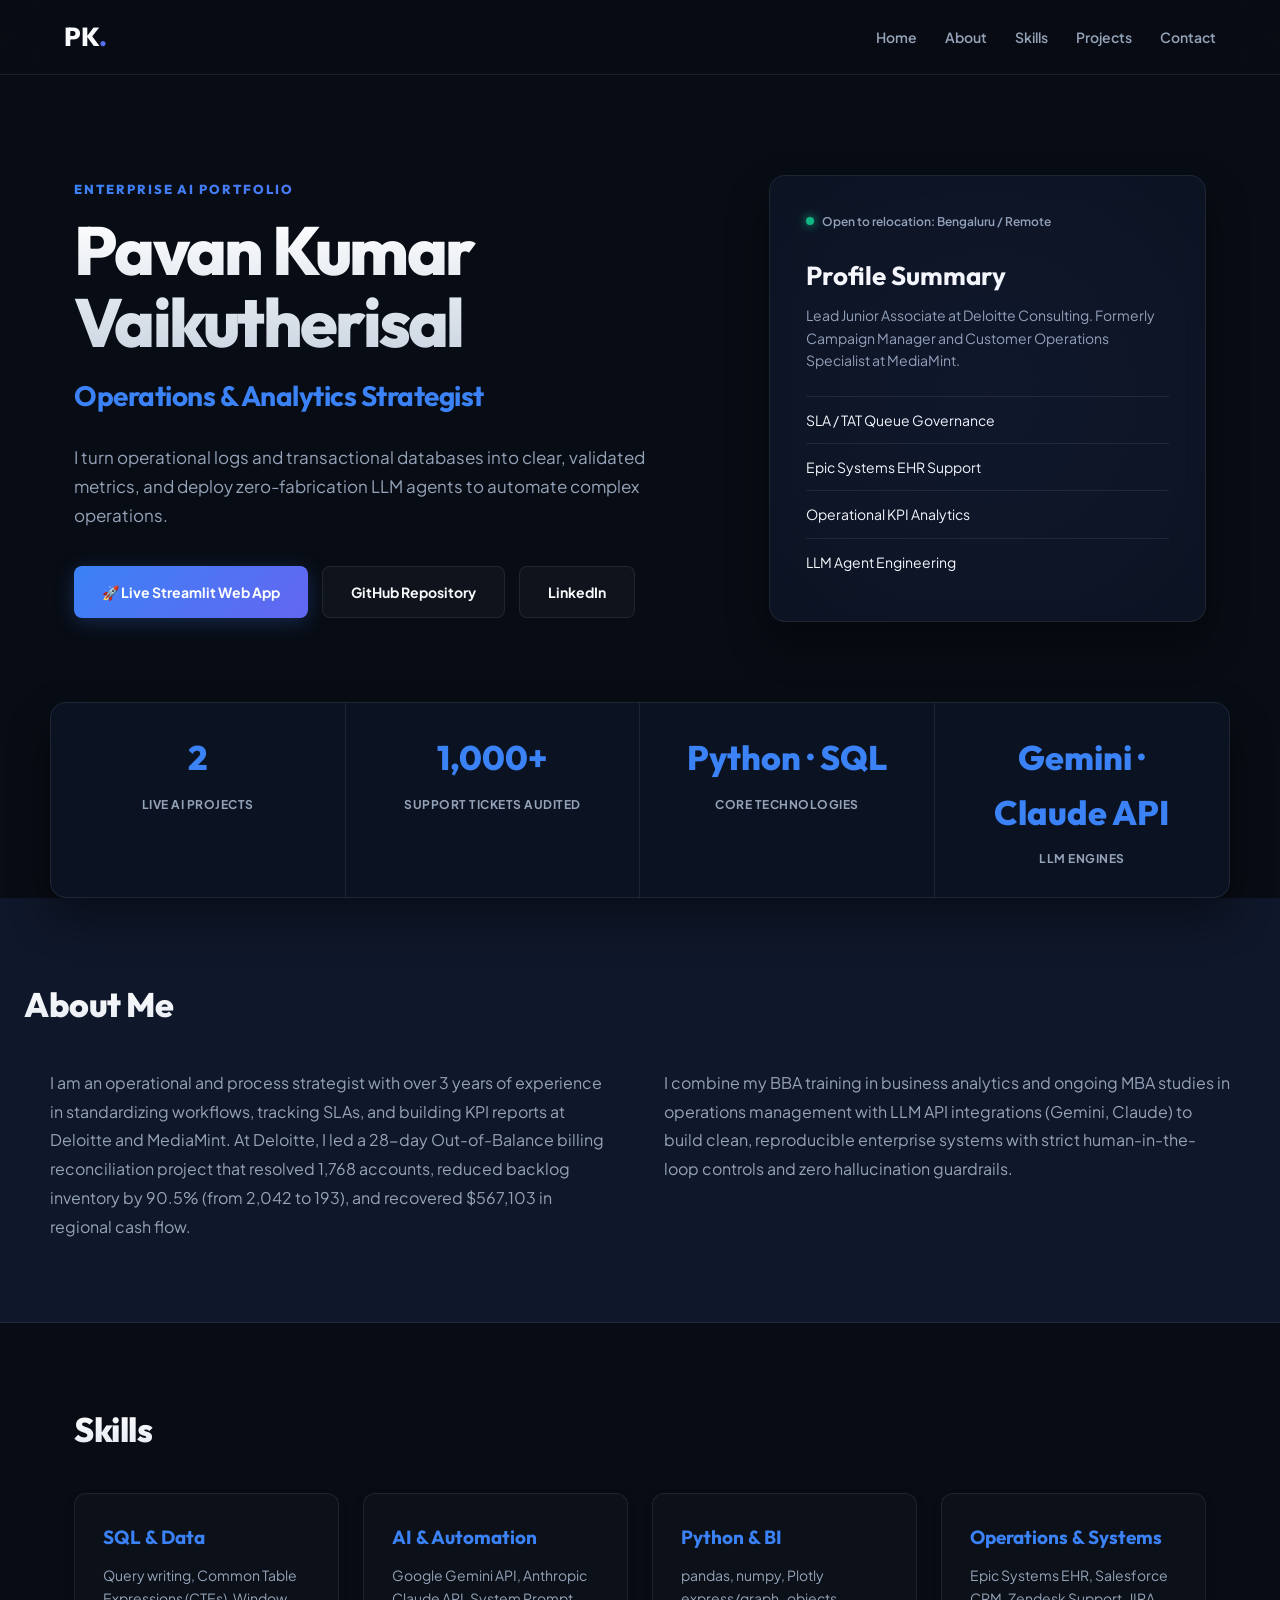
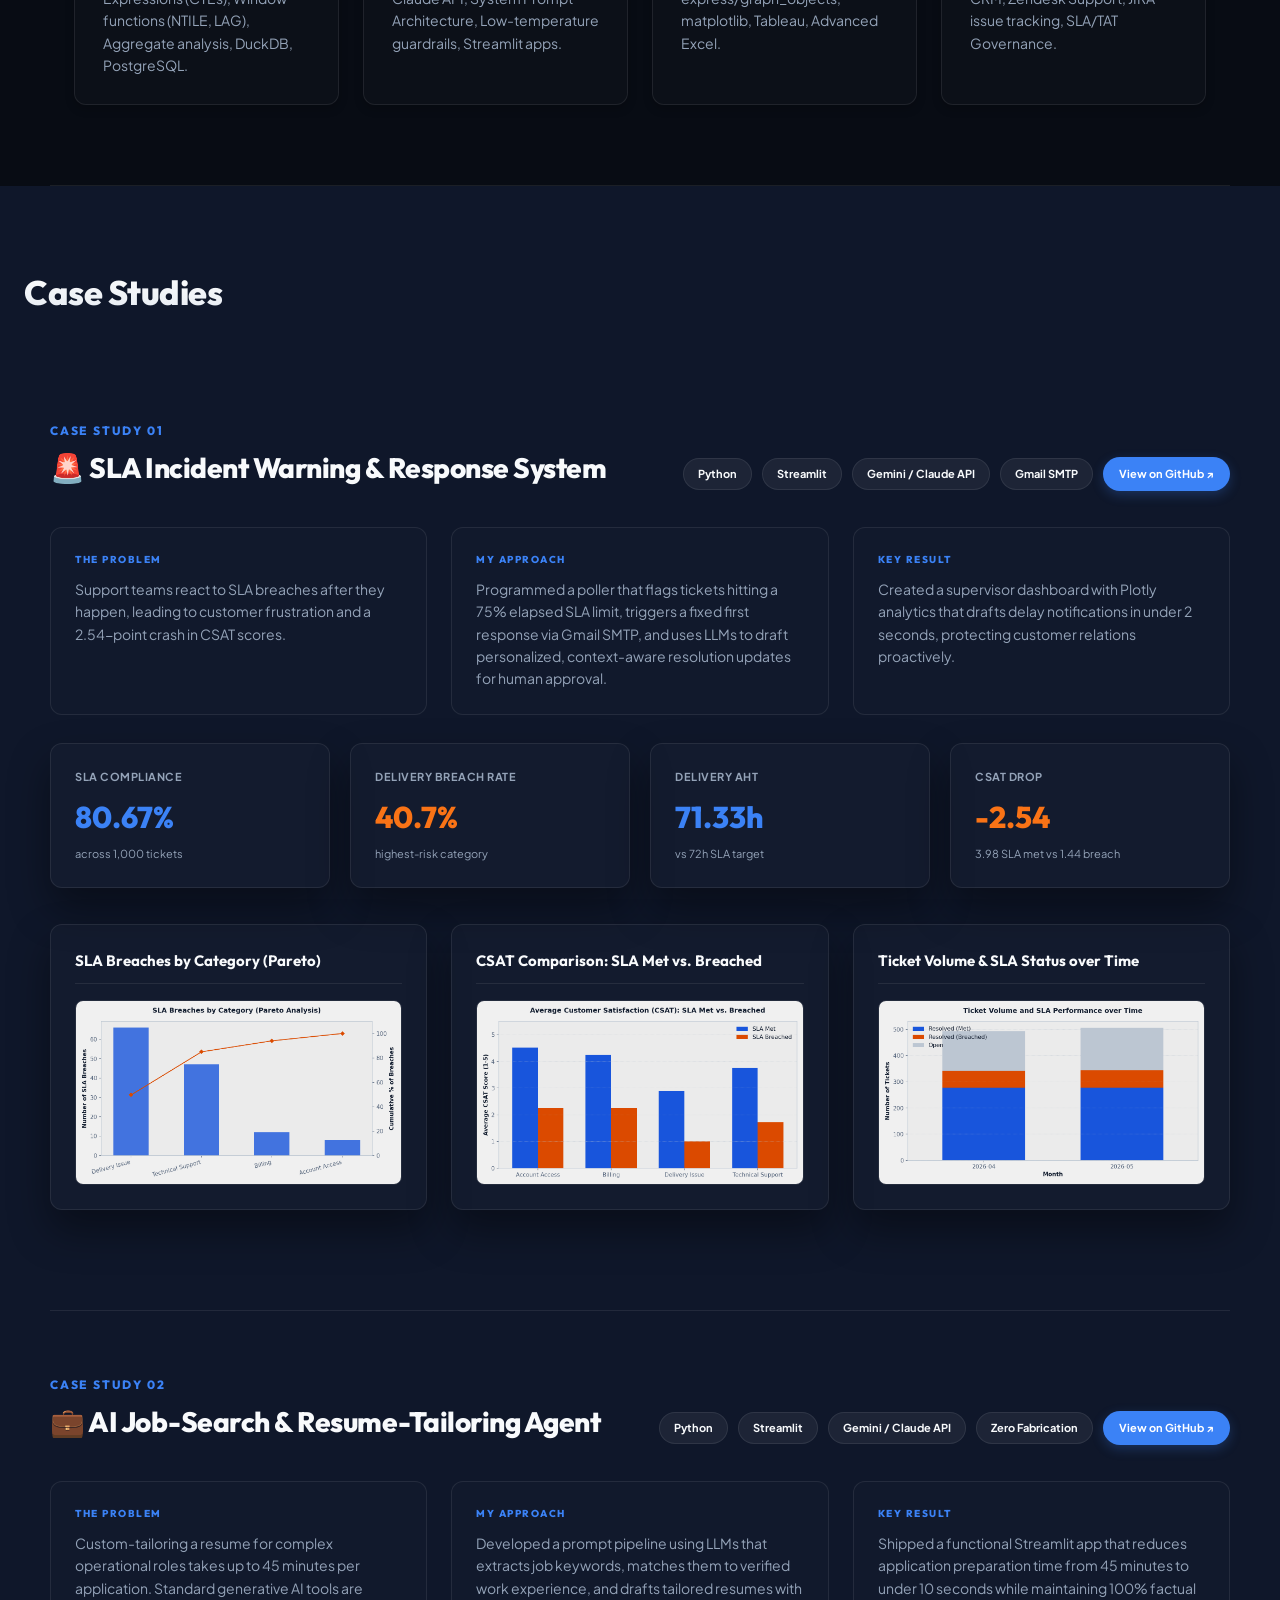
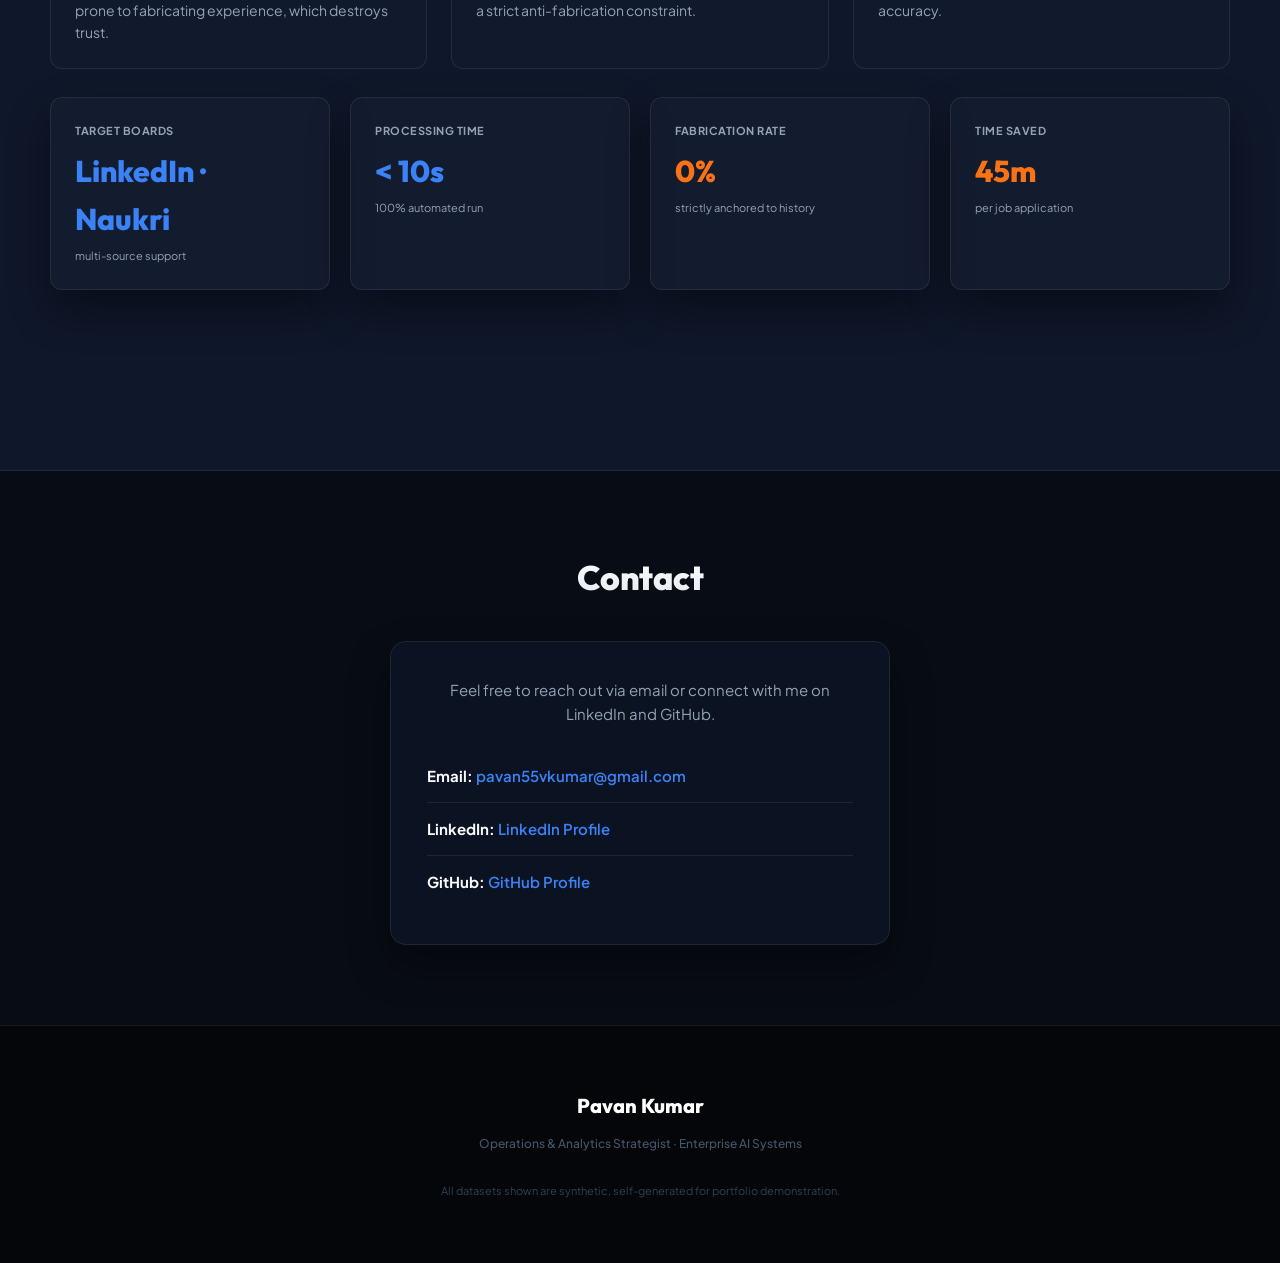
<file: index.html>
<!doctype html>
<html lang="en">
<head>
  <meta charset="utf-8">
  <meta name="viewport" content="width=device-width, initial-scale=1">
  <title>Pavan Kumar Vaikutherisal | Enterprise AI &amp; Operations Portfolio</title>
  <meta name="description" content="Portfolio of Pavan Kumar Vaikutherisal showcasing Enterprise AI and Business Operations projects in SLA incident management and automated job agent profiling.">
  <link rel="stylesheet" href="styles.css">
</head>
<body>
  <!-- NAVIGATION -->
  <header class="site-header" id="site-header">
    <a class="brand" href="#home">PK<span>.</span></a>
    <nav aria-label="Primary navigation">
      <a href="#home">Home</a>
      <a href="#about">About</a>
      <a href="#skills">Skills</a>
      <a href="#projects">Projects</a>
      <a href="#contact">Contact</a>
    </nav>
  </header>

  <main>
    <!-- HERO SECTION -->
    <section class="hero" id="home">
      <div class="hero-copy">
        <p class="eyebrow">ENTERPRISE AI PORTFOLIO</p>
        <h1>Pavan Kumar Vaikutherisal</h1>
        <p class="hero-title">Operations &amp; Analytics Strategist</p>
        <p class="hero-text">
          I turn operational logs and transactional databases into clear, validated metrics, 
          and deploy zero-fabrication LLM agents to automate complex operations.
        </p>
        <div class="hero-actions">
          <a class="button primary" href="https://enterprise-analytics-portfolio-nsbdpzsq8qyra3tqxs7swa.streamlit.app/" target="_blank" rel="noopener" id="btn-streamlit">🚀 Live Streamlit Web App</a>
          <a class="button secondary" href="https://github.com/pavan55vkumar-afk/Enterprise-Analytics-Portfolio" target="_blank" rel="noopener" id="btn-github">GitHub Repository</a>
          <a class="button secondary" href="https://www.linkedin.com/in/pavankumarv55/" target="_blank" rel="noopener" id="btn-linkedin">LinkedIn</a>
        </div>
      </div>
      <aside class="profile-card" id="profile-card">
        <div>
          <span class="status-dot"></span>
          <span>Open to relocation: Bengaluru / Remote</span>
        </div>
        <h2>Profile Summary</h2>
        <p>Lead Junior Associate at Deloitte Consulting. Formerly Campaign Manager and Customer Operations Specialist at MediaMint.</p>
        <ul>
          <li>SLA / TAT Queue Governance</li>
          <li>Epic Systems EHR Support</li>
          <li>Operational KPI Analytics</li>
          <li>LLM Agent Engineering</li>
        </ul>
      </aside>
    </section>

    <!-- PORTFOLIO SUMMARY STATS -->
    <section class="portfolio-summary" aria-label="Portfolio summary" id="portfolio-summary">
      <article><strong>2</strong><span>Live AI Projects</span></article>
      <article><strong>1,000+</strong><span>Support Tickets Audited</span></article>
      <article><strong>Python · SQL</strong><span>Core Technologies</span></article>
      <article><strong>Gemini · Claude API</strong><span>LLM Engines</span></article>
    </section>

    <!-- ABOUT SECTION -->
    <section class="about-section" id="about">
      <h2>About Me</h2>
      <div class="about-content">
        <p>
          I am an operational and process strategist with over 3 years of experience in standardizing workflows, tracking SLAs, 
          and building KPI reports at Deloitte and MediaMint. At Deloitte, I led a 28-day Out-of-Balance billing reconciliation project 
          that resolved 1,768 accounts, reduced backlog inventory by 90.5% (from 2,042 to 193), and recovered $567,103 in regional cash flow.
        </p>
        <p>
          I combine my BBA training in business analytics and ongoing MBA studies in operations management with LLM API integrations (Gemini, Claude) 
          to build clean, reproducible enterprise systems with strict human-in-the-loop controls and zero hallucination guardrails.
        </p>
      </div>
    </section>

    <!-- SKILLS SECTION -->
    <section class="skills-section" id="skills">
      <h2>Skills</h2>
      <div class="skills-grid-layout">
        <div class="skills-group">
          <h3>SQL &amp; Data</h3>
          <p>Query writing, Common Table Expressions (CTEs), Window functions (NTILE, LAG), Aggregate analysis, DuckDB, PostgreSQL.</p>
        </div>
        <div class="skills-group">
          <h3>AI &amp; Automation</h3>
          <p>Google Gemini API, Anthropic Claude API, System Prompt Architecture, Low-temperature guardrails, Streamlit apps.</p>
        </div>
        <div class="skills-group">
          <h3>Python &amp; BI</h3>
          <p>pandas, numpy, Plotly express/graph_objects, matplotlib, Tableau, Advanced Excel.</p>
        </div>
        <div class="skills-group">
          <h3>Operations &amp; Systems</h3>
          <p>Epic Systems EHR, Salesforce CRM, Zendesk Support, JIRA issue tracking, SLA/TAT Governance.</p>
        </div>
      </div>
    </section>

    <!-- PROJECTS SECTION -->
    <section class="projects-section" id="projects">
      <h2>Case Studies</h2>

      <!-- CASE STUDY 1 -->
      <div class="case-study" id="case-sla">
        <div class="case-heading">
          <div>
            <p class="case-number">CASE STUDY 01</p>
            <h3>🚨 SLA Incident Warning &amp; Response System</h3>
          </div>
          <div class="tool-tags">
            <span>Python</span><span>Streamlit</span><span>Gemini / Claude API</span><span>Gmail SMTP</span>
            <a class="github-project-link" href="https://github.com/pavan55vkumar-afk/Enterprise-Analytics-Portfolio/tree/main/project_1_operations_rca" target="_blank" rel="noopener" id="github-link-p1">View on GitHub ↗</a>
          </div>
        </div>

        <div class="story-grid">
          <article class="story-card">
            <span class="story-label">THE PROBLEM</span>
            <p>Support teams react to SLA breaches after they happen, leading to customer frustration and a 2.54-point crash in CSAT scores.</p>
          </article>
          <article class="story-card">
            <span class="story-label">MY APPROACH</span>
            <p>Programmed a poller that flags tickets hitting a 75% elapsed SLA limit, triggers a fixed first response via Gmail SMTP, and uses LLMs to draft personalized, context-aware resolution updates for human approval.</p>
          </article>
          <article class="story-card">
            <span class="story-label">KEY RESULT</span>
            <p>Created a supervisor dashboard with Plotly analytics that drafts delay notifications in under 2 seconds, protecting customer relations proactively.</p>
          </article>
        </div>

        <div class="metric-row">
          <article class="metric"><span>SLA Compliance</span><strong>80.67%</strong><small>across 1,000 tickets</small></article>
          <article class="metric warning"><span>Delivery Breach Rate</span><strong>40.7%</strong><small>highest-risk category</small></article>
          <article class="metric"><span>Delivery AHT</span><strong>71.33h</strong><small>vs 72h SLA target</small></article>
          <article class="metric warning"><span>CSAT Drop</span><strong>-2.54</strong><small>3.98 SLA met vs 1.44 breach</small></article>
        </div>

        <div class="charts-gallery">
          <article class="visual-card">
            <h4>SLA Breaches by Category (Pareto)</h4>
            <img src="project_1_operations_rca/assets/pareto_sla_breaches.png" alt="SLA Breaches Pareto Chart" class="project-chart">
          </article>
          <article class="visual-card">
            <h4>CSAT Comparison: SLA Met vs. Breached</h4>
            <img src="project_1_operations_rca/assets/csat_comparison.png" alt="CSAT Comparison Chart" class="project-chart">
          </article>
          <article class="visual-card">
            <h4>Ticket Volume &amp; SLA Status over Time</h4>
            <img src="project_1_operations_rca/assets/ticket_status_volume.png" alt="Ticket Volume and SLA Performance" class="project-chart">
          </article>
        </div>
      </div>

      <!-- CASE STUDY 2 -->
      <div class="case-study" id="case-job">
        <div class="case-heading">
          <div>
            <p class="case-number">CASE STUDY 02</p>
            <h3>💼 AI Job-Search &amp; Resume-Tailoring Agent</h3>
          </div>
          <div class="tool-tags">
            <span>Python</span><span>Streamlit</span><span>Gemini / Claude API</span><span>Zero Fabrication</span>
            <a class="github-project-link" href="https://github.com/pavan55vkumar-afk/Enterprise-Analytics-Portfolio/tree/main/project_2_job_agent" target="_blank" rel="noopener" id="github-link-p2">View on GitHub ↗</a>
          </div>
        </div>

        <div class="story-grid">
          <article class="story-card">
            <span class="story-label">THE PROBLEM</span>
            <p>Custom-tailoring a resume for complex operational roles takes up to 45 minutes per application. Standard generative AI tools are prone to fabricating experience, which destroys trust.</p>
          </article>
          <article class="story-card">
            <span class="story-label">MY APPROACH</span>
            <p>Developed a prompt pipeline using LLMs that extracts job keywords, matches them to verified work experience, and drafts tailored resumes with a strict anti-fabrication constraint.</p>
          </article>
          <article class="story-card">
            <span class="story-label">KEY RESULT</span>
            <p>Shipped a functional Streamlit app that reduces application preparation time from 45 minutes to under 10 seconds while maintaining 100% factual accuracy.</p>
          </article>
        </div>

        <div class="metric-row">
          <article class="metric"><span>Target Boards</span><strong>LinkedIn · Naukri</strong><small>multi-source support</small></article>
          <article class="metric"><span>Processing Time</span><strong>&lt; 10s</strong><small>100% automated run</small></article>
          <article class="metric warning"><span>Fabrication Rate</span><strong>0%</strong><small>strictly anchored to history</small></article>
          <article class="metric warning"><span>Time Saved</span><strong>45m</strong><small>per job application</small></article>
        </div>
      </div>
    </section>

    <!-- CONTACT SECTION -->
    <section class="contact-section" id="contact">
      <h2>Contact</h2>
      <div class="contact-details">
        <p>Feel free to reach out via email or connect with me on LinkedIn and GitHub.</p>
        <ul>
          <li><strong>Email:</strong> <a href="mailto:pavan55vkumar@gmail.com">pavan55vkumar@gmail.com</a></li>
          <li><strong>LinkedIn:</strong> <a href="https://www.linkedin.com/in/pavankumarv55/" target="_blank" rel="noopener">LinkedIn Profile</a></li>
          <li><strong>GitHub:</strong> <a href="https://github.com/pavan55vkumar-afk" target="_blank" rel="noopener">GitHub Profile</a></li>
        </ul>
      </div>
    </section>
  </main>

  <footer>
    <div class="footer-brand">Pavan Kumar</div>
    <div class="footer-desc">Operations &amp; Analytics Strategist · Enterprise AI Systems</div>
    <div class="footer-notice">All datasets shown are synthetic, self-generated for portfolio demonstration.</div>
  </footer>
</body>
</html>
</file>
<file: styles.css>
@import url('https://fonts.googleapis.com/css2?family=Outfit:wght@300;400;500;600;700;800&family=Plus+Jakarta+Sans:wght@300;400;500;600;700;800&display=swap');

:root {
  --bg-primary: #080c14;      /* Deep slate black */
  --bg-secondary: #0f172a;    /* Navy slate */
  --bg-tertiary: #1e293b;     /* Staging background */
  --ink: #f8fafc;             /* High contrast text */
  --muted: #94a3b8;           /* Muted text */
  --white: #ffffff;
  --blue: #3b82f6;            /* Tech blue */
  --blue-glow: rgba(59, 130, 246, 0.25);
  --blue-soft: rgba(59, 130, 246, 0.12);
  --line: rgba(255, 255, 255, 0.08); /* Transparent glass borders */
  --shadow: 0 20px 40px rgba(0, 0, 0, 0.4);
  --accent-gradient: linear-gradient(135deg, #3b82f6 0%, #6366f1 100%);
  --glass-bg: rgba(15, 23, 42, 0.65);
  --glass-border: rgba(255, 255, 255, 0.08);
}

* { box-sizing: border-box; }
html { scroll-behavior: smooth; }
body {
  margin: 0;
  color: var(--ink);
  background: var(--bg-primary);
  font-family: 'Plus Jakarta Sans', -apple-system, BlinkMacSystemFont, "Segoe UI", Roboto, sans-serif;
  line-height: 1.6;
}

/* Custom Scrollbar */
::-webkit-scrollbar {
  width: 10px;
}
::-webkit-scrollbar-track {
  background: var(--bg-primary);
}
::-webkit-scrollbar-thumb {
  background: var(--bg-tertiary);
  border-radius: 5px;
  border: 2px solid var(--bg-primary);
}
::-webkit-scrollbar-thumb:hover {
  background: var(--blue);
}

/* Header & Nav */
.site-header {
  position: sticky;
  top: 0;
  z-index: 100;
  display: flex;
  align-items: center;
  justify-content: space-between;
  padding: 16px max(5vw, 24px);
  background: rgba(8, 12, 20, 0.75);
  border-bottom: 1px solid var(--glass-border);
  backdrop-filter: blur(20px);
  -webkit-backdrop-filter: blur(20px);
}
.brand { 
  color: var(--ink); 
  text-decoration: none; 
  font-family: 'Outfit', sans-serif;
  font-size: 26px; 
  font-weight: 800; 
  letter-spacing: -0.5px;
}
.brand span { 
  background: var(--accent-gradient);
  -webkit-background-clip: text;
  -webkit-text-fill-color: transparent;
}
nav { display: flex; gap: 28px; }
nav a { 
  color: var(--muted); 
  text-decoration: none; 
  font-size: 14px; 
  font-weight: 600; 
  transition: color 0.2s, text-shadow 0.2s;
}
nav a:hover { 
  color: var(--blue); 
  text-shadow: 0 0 10px var(--blue-glow);
}

main { overflow: hidden; }

/* Section Containers */
.hero, .about-section, .skills-section, .projects-section, .contact-section {
  max-width: 1180px;
  margin: 0 auto;
  padding: 80px 24px;
}

/* Hero Section */
.hero {
  min-height: 600px;
  display: grid;
  grid-template-columns: 1.3fr 0.9fr;
  align-items: center;
  gap: 64px;
  padding-top: 100px;
}
.hero-copy {
  animation: fadeInUp 0.8s ease-out;
}
.eyebrow {
  margin: 0 0 16px;
  background: var(--accent-gradient);
  -webkit-background-clip: text;
  -webkit-text-fill-color: transparent;
  font-family: 'Outfit', sans-serif;
  font-size: 13px;
  font-weight: 800;
  letter-spacing: 0.15em;
  text-transform: uppercase;
}
h1 { 
  margin: 0; 
  font-family: 'Outfit', sans-serif;
  font-size: clamp(40px, 5.5vw, 68px); 
  line-height: 1.05; 
  letter-spacing: -0.04em; 
  font-weight: 800; 
  background: linear-gradient(180deg, #ffffff 0%, #cbd5e1 100%);
  -webkit-background-clip: text;
  -webkit-text-fill-color: transparent;
}
.hero-title { 
  margin: 16px 0; 
  color: var(--blue); 
  font-family: 'Outfit', sans-serif;
  font-size: clamp(22px, 3.2vw, 28px); 
  font-weight: 700; 
  letter-spacing: -0.5px;
}
.hero-text { 
  max-width: 640px; 
  margin: 24px 0 36px; 
  color: var(--muted); 
  font-size: 17px; 
  line-height: 1.7;
}
.hero-actions { display: flex; gap: 14px; flex-wrap: wrap; }
.button { 
  padding: 14px 28px; 
  border-radius: 8px; 
  text-decoration: none; 
  font-weight: 700; 
  font-size: 14px; 
  transition: all 0.3s cubic-bezier(0.4, 0, 0.2, 1);
  display: inline-flex;
  align-items: center;
  justify-content: center;
}
.primary { 
  color: white; 
  background: var(--accent-gradient); 
  box-shadow: 0 4px 20px var(--blue-glow);
}
.primary:hover { 
  transform: translateY(-2px);
  box-shadow: 0 8px 30px rgba(59, 130, 246, 0.45);
}
.secondary { 
  color: var(--ink); 
  background: rgba(255, 255, 255, 0.03); 
  border: 1px solid var(--line); 
}
.secondary:hover { 
  background: rgba(255, 255, 255, 0.08); 
  border-color: var(--blue);
  transform: translateY(-2px);
}

/* Profile Card (Glassmorphic Dark Mode) */
.profile-card {
  padding: 36px;
  background: var(--glass-bg);
  border: 1px solid var(--glass-border);
  border-radius: 16px;
  box-shadow: var(--shadow);
  backdrop-filter: blur(12px);
  -webkit-backdrop-filter: blur(12px);
  position: relative;
  overflow: hidden;
  animation: fadeInRight 0.8s ease-out;
}
.profile-card::before {
  content: '';
  position: absolute;
  top: -50%;
  left: -50%;
  width: 200%;
  height: 200%;
  background: radial-gradient(circle, rgba(99, 102, 241, 0.05) 0%, transparent 60%);
  pointer-events: none;
}
.profile-card > div { 
  color: var(--muted); 
  font-size: 12px; 
  font-weight: 600; 
  display: flex; 
  align-items: center; 
  gap: 8px; 
}
.status-dot { 
  display: inline-block; 
  width: 8px; 
  height: 8px; 
  border-radius: 50%; 
  background: #10b981; 
  box-shadow: 0 0 10px #10b981;
}
.profile-card h2 { 
  margin: 24px 0 8px; 
  font-family: 'Outfit', sans-serif;
  font-size: 26px; 
  font-weight: 700; 
}
.profile-card p { margin: 0 0 24px; color: var(--muted); font-size: 14px; }
.profile-card ul { margin: 0; padding: 0; list-style: none; }
.profile-card li { 
  padding: 12px 0; 
  border-top: 1px solid var(--line); 
  font-size: 14px; 
  color: var(--ink);
}

/* Stats Summary */
.portfolio-summary {
  display: grid;
  grid-template-columns: repeat(4, 1fr);
  max-width: 1180px;
  margin: 0 auto;
  background: var(--glass-bg);
  border: 1px solid var(--glass-border);
  border-radius: 16px;
  box-shadow: var(--shadow);
  backdrop-filter: blur(12px);
  -webkit-backdrop-filter: blur(12px);
  overflow: hidden;
}
.portfolio-summary article { 
  padding: 28px; 
  border-right: 1px solid var(--line); 
  text-align: center; 
}
.portfolio-summary article:last-child { border: 0; }
.portfolio-summary strong { 
  display: block; 
  font-family: 'Outfit', sans-serif;
  font-size: 34px; 
  color: var(--blue); 
  font-weight: 800; 
  margin-bottom: 4px;
}
.portfolio-summary span { 
  color: var(--muted); 
  font-size: 12px; 
  font-weight: 700; 
  text-transform: uppercase; 
  letter-spacing: 0.5px;
}

/* About Section */
.about-section { background: var(--bg-secondary); max-width: none; border-bottom: 1px solid var(--line); }
.about-section > * { max-width: 1180px; margin: 0 auto; }
.about-section h2, .skills-section h2, .projects-section > h2, .contact-section h2 { 
  font-family: 'Outfit', sans-serif;
  font-size: 34px; 
  font-weight: 800; 
  margin: 0 0 36px; 
  letter-spacing: -0.5px; 
  background: linear-gradient(180deg, #ffffff 0%, #e2e8f0 100%);
  -webkit-background-clip: text;
  -webkit-text-fill-color: transparent;
}
.about-content { display: grid; grid-template-columns: 1fr 1fr; gap: 48px; }
.about-content p { color: var(--muted); font-size: 16px; margin: 0; line-height: 1.8; }

/* Skills Section */
.skills-section { border-bottom: 1px solid var(--line); }
.skills-grid-layout { display: grid; grid-template-columns: repeat(auto-fit, minmax(200px, 1fr)); gap: 24px; }
.skills-group { 
  background: rgba(255, 255, 255, 0.02); 
  padding: 28px; 
  border-radius: 12px; 
  border: 1px solid var(--line); 
  box-shadow: 0 4px 10px rgba(0, 0, 0, 0.2);
  transition: transform 0.3s cubic-bezier(0.4, 0, 0.2, 1), border-color 0.3s, box-shadow 0.3s;
}
.skills-group:hover {
  transform: translateY(-4px);
  border-color: var(--blue);
  box-shadow: 0 10px 25px var(--blue-glow);
  background: rgba(255, 255, 255, 0.04);
}
.skills-group h3 { 
  font-family: 'Outfit', sans-serif;
  font-size: 19px; 
  font-weight: 700; 
  margin: 0 0 12px; 
  color: var(--blue); 
}
.skills-group p { font-size: 14px; color: var(--muted); margin: 0; line-height: 1.6; }

/* Case Studies */
.projects-section { background: var(--bg-secondary); max-width: none; border-bottom: 1px solid var(--line); }
.projects-section > * { max-width: 1180px; margin: 0 auto; }
.case-study { padding: 64px 0; border-top: 1px solid var(--line); }
.case-study:first-of-type { border-top: 0; }
.case-heading { display: flex; align-items: flex-end; justify-content: space-between; gap: 24px; margin-bottom: 36px; }
.case-number { 
  font-family: 'Outfit', sans-serif;
  font-size: 12px; 
  font-weight: 800; 
  color: var(--blue); 
  letter-spacing: 0.15em; 
  margin: 0 0 6px; 
}
.case-heading h3 { 
  margin: 0; 
  font-family: 'Outfit', sans-serif;
  font-size: 28px; 
  font-weight: 800; 
  letter-spacing: -0.5px; 
}
.tool-tags { display: flex; flex-wrap: wrap; gap: 10px; align-items: center; }
.tool-tags span, .badge { 
  padding: 6px 14px; 
  color: var(--ink); 
  background: rgba(255, 255, 255, 0.06); 
  border: 1px solid var(--line);
  border-radius: 99px; 
  font-size: 11px; 
  font-weight: 700; 
}
.github-project-link { 
  display: inline-block; 
  padding: 8px 16px; 
  color: white; 
  background: var(--blue); 
  box-shadow: 0 4px 12px var(--blue-glow);
  border-radius: 99px; 
  font-size: 11px; 
  font-weight: 700; 
  text-decoration: none; 
  transition: background 0.3s, transform 0.2s, box-shadow 0.3s; 
}
.github-project-link:hover { 
  background: #2563eb; 
  transform: translateY(-1px);
  box-shadow: 0 6px 18px rgba(37, 99, 235, 0.4);
}

.story-grid { display: grid; grid-template-columns: repeat(3, 1fr); gap: 24px; margin-bottom: 28px; }
.story-card { 
  background: rgba(255, 255, 255, 0.01); 
  border: 1px solid var(--line); 
  border-radius: 12px; 
  padding: 24px; 
  transition: transform 0.3s, border-color 0.3s, box-shadow 0.3s;
}
.story-card:hover {
  transform: translateY(-2px);
  border-color: rgba(59, 130, 246, 0.4);
  box-shadow: 0 8px 20px rgba(0, 0, 0, 0.2);
}
.story-label { 
  font-family: 'Outfit', sans-serif;
  font-size: 10px; 
  font-weight: 800; 
  color: var(--blue); 
  letter-spacing: 0.15em; 
  display: block; 
  margin-bottom: 10px; 
}
.story-card p { font-size: 14px; color: var(--muted); margin: 0; line-height: 1.6; }

.metric-row { display: grid; grid-template-columns: repeat(4, 1fr); gap: 20px; margin-bottom: 36px; }
.metric { 
  background: rgba(255, 255, 255, 0.02); 
  border: 1px solid var(--line); 
  border-radius: 12px; 
  padding: 24px; 
  box-shadow: var(--shadow); 
  transition: transform 0.3s, border-color 0.3s;
}
.metric:hover {
  transform: translateY(-2px);
  border-color: var(--blue);
}
.metric span { display: block; font-size: 11px; font-weight: 700; color: var(--muted); text-transform: uppercase; letter-spacing: 0.5px; }
.metric strong { 
  display: block; 
  font-family: 'Outfit', sans-serif;
  font-size: 30px; 
  color: var(--blue); 
  font-weight: 800; 
  margin: 8px 0 4px; 
}
.metric small { display: block; font-size: 11px; color: var(--muted); }
.metric.warning strong { color: #f97316; } /* Orange breach highlights */

/* Visual Cards */
.charts-gallery { display: grid; grid-template-columns: repeat(auto-fit, minmax(340px, 1fr)); gap: 24px; margin-bottom: 36px; }
.visual-card { 
  background: rgba(255, 255, 255, 0.02); 
  border: 1px solid var(--line); 
  border-radius: 12px; 
  padding: 24px; 
  box-shadow: var(--shadow); 
  transition: transform 0.3s, border-color 0.3s;
}
.visual-card:hover {
  transform: translateY(-3px);
  border-color: rgba(59, 130, 246, 0.4);
}
.visual-card h4 { 
  font-family: 'Outfit', sans-serif;
  font-size: 15px; 
  font-weight: 700; 
  margin: 0 0 16px; 
  color: var(--ink); 
  border-bottom: 1px solid var(--line); 
  padding-bottom: 10px; 
}
.project-chart { 
  width: 100%; 
  height: auto; 
  border-radius: 8px; 
  border: 1px solid var(--line); 
  display: block; 
  filter: brightness(0.9) contrast(1.1); /* Match dark mode aesthetic */
}

/* A/B Test Specific Panel */
.experiment-panel { 
  display: grid; 
  grid-template-columns: 1fr 0.6fr 1fr; 
  border: 1px solid var(--line); 
  border-radius: 12px; 
  overflow: hidden; 
  margin-bottom: 28px; 
  background: rgba(255, 255, 255, 0.01); 
  box-shadow: var(--shadow); 
}
.variant, .lift { 
  display: flex; 
  flex-direction: column; 
  align-items: center; 
  justify-content: center; 
  min-height: 170px; 
  text-align: center; 
  padding: 20px;
}
.variant span, .lift span { color: var(--muted); font-size: 10px; font-weight: 700; letter-spacing: 0.15em; }
.variant strong { 
  font-family: 'Outfit', sans-serif;
  font-size: 38px; 
  color: var(--ink); 
  margin: 6px 0; 
  font-weight: 800; 
}
.variant small, .lift small { color: var(--muted); font-size: 11px; }
.lift { background: var(--blue-soft); }
.lift strong { 
  font-family: 'Outfit', sans-serif;
  font-size: 30px; 
  color: var(--blue); 
  font-weight: 800; 
  margin: 4px 0; 
}
.winner { background: rgba(59, 130, 246, 0.05); position: relative; }
.winner b { 
  position: absolute; 
  top: 14px; 
  right: 14px; 
  padding: 5px 10px; 
  color: white; 
  background: var(--blue); 
  border-radius: 99px; 
  font-size: 9px; 
  font-weight: 700; 
  letter-spacing: 0.5px;
}

.stat-grid { display: grid; grid-template-columns: repeat(4, 1fr); gap: 20px; margin-bottom: 36px; }
.stat-grid article { 
  padding: 20px; 
  background: rgba(255, 255, 255, 0.02); 
  border: 1px solid var(--line); 
  border-radius: 12px; 
  box-shadow: var(--shadow); 
}
.stat-grid span { display: block; font-size: 10px; font-weight: 700; color: var(--muted); text-transform: uppercase; letter-spacing: 0.5px; }
.stat-grid strong { 
  display: block; 
  font-family: 'Outfit', sans-serif;
  font-size: 19px; 
  color: var(--ink); 
  font-weight: 700; 
  margin-top: 6px; 
}
.stat-grid .success { background: var(--blue-soft); border-color: rgba(59, 130, 246, 0.3); }
.stat-grid .success strong { color: var(--blue); }

/* Contact Section */
.contact-section { text-align: center; }
.contact-details { 
  max-width: 500px; 
  margin: 0 auto; 
  background: var(--glass-bg); 
  border: 1px solid var(--glass-border); 
  border-radius: 16px; 
  padding: 36px; 
  box-shadow: var(--shadow); 
  backdrop-filter: blur(12px);
  -webkit-backdrop-filter: blur(12px);
}
.contact-details p { color: var(--muted); font-size: 15px; margin: 0 0 24px; }
.contact-details ul { list-style: none; padding: 0; margin: 0; text-align: left; }
.contact-details li { padding: 14px 0; border-top: 1px solid var(--line); font-size: 15px; }
.contact-details li:first-child { border-top: 0; }
.contact-details a { color: var(--blue); text-decoration: none; font-weight: 600; transition: text-shadow 0.2s; }
.contact-details a:hover { text-shadow: 0 0 8px var(--blue-glow); text-decoration: underline; }

/* Footer */
footer {
  display: flex;
  flex-direction: column;
  align-items: center;
  gap: 12px;
  padding: 64px max(5vw, 24px);
  color: #64748b;
  background: #04060a;
  font-size: 12px;
  text-align: center;
  border-top: 1px solid var(--line);
}
.footer-brand {
  font-family: 'Outfit', sans-serif;
  font-size: 20px;
  font-weight: 800;
  color: white;
}
.footer-desc {
  color: #475569;
  font-weight: 500;
}
.footer-notice {
  font-size: 11px;
  color: #334155;
  margin-top: 16px;
}

/* Animations */
@keyframes fadeInUp {
  from {
    opacity: 0;
    transform: translateY(20px);
  }
  to {
    opacity: 1;
    transform: translateY(0);
  }
}
@keyframes fadeInRight {
  from {
    opacity: 0;
    transform: translateX(20px);
  }
  to {
    opacity: 1;
    transform: translateX(0);
  }
}

/* Responsiveness */
@media (max-width: 950px) {
  .hero { min-height: auto; grid-template-columns: 1fr; gap: 48px; padding-top: 60px; }
  .portfolio-summary, .metric-row, .stat-grid, .about-content { grid-template-columns: repeat(2, 1fr); }
  .story-grid, .about-content { grid-template-columns: 1fr; }
  .case-heading { display: block; }
  .tool-tags { justify-content: flex-start; margin-top: 20px; }
  .experiment-panel { grid-template-columns: 1fr; }
}

@media (max-width: 640px) {
  nav { display: none; }
  h1 { font-size: 38px; }
  .portfolio-summary, .metric-row, .stat-grid { grid-template-columns: 1fr; }
  .portfolio-summary article { border-right: 0; border-bottom: 1px solid var(--line); }
  .hero-actions { flex-direction: column; }
}
</file>
